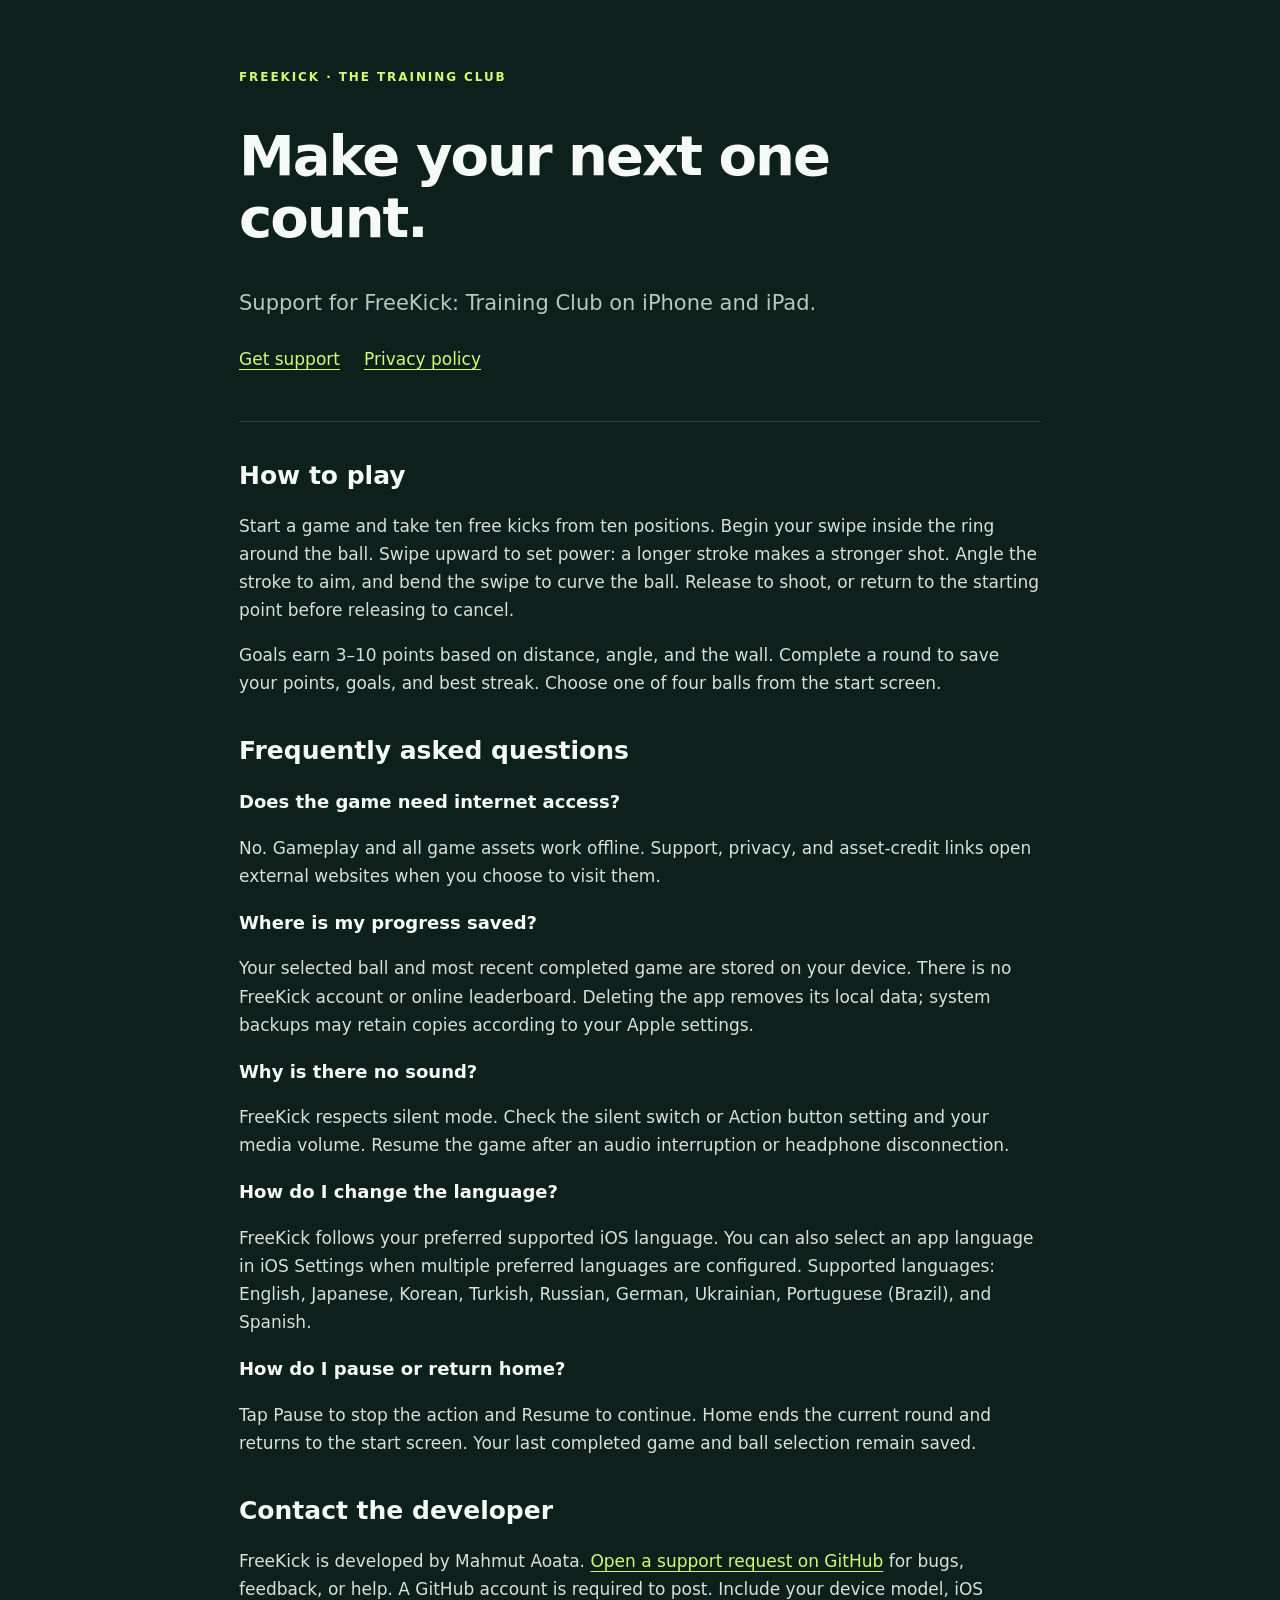
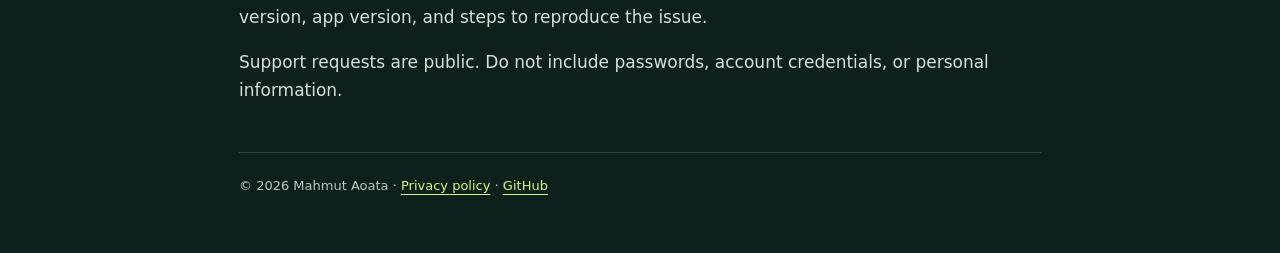
<file: index.html>
<!doctype html>
<html lang="en"><head><meta charset="utf-8"><meta name="viewport" content="width=device-width,initial-scale=1"><meta name="description" content="Help and support for FreeKick: Training Club, the offline football free-kick game for iPhone and iPad."><title>FreeKick — Support</title><link rel="stylesheet" href="style.css"></head>
<body><main><header><p class="eyebrow">FREEKICK · THE TRAINING CLUB</p><h1>Make your next one count.</h1><p class="lead">Support for FreeKick: Training Club on iPhone and iPad.</p><nav><a href="https://github.com/mdo91/freekick-support/issues/new?template=bug_report.md">Get support</a><a href="privacy.html">Privacy policy</a></nav></header>
<section><h2>How to play</h2><p>Start a game and take ten free kicks from ten positions. Begin your swipe inside the ring around the ball. Swipe upward to set power: a longer stroke makes a stronger shot. Angle the stroke to aim, and bend the swipe to curve the ball. Release to shoot, or return to the starting point before releasing to cancel.</p><p>Goals earn 3–10 points based on distance, angle, and the wall. Complete a round to save your points, goals, and best streak. Choose one of four balls from the start screen.</p></section>
<section><h2>Frequently asked questions</h2><h3>Does the game need internet access?</h3><p>No. Gameplay and all game assets work offline. Support, privacy, and asset-credit links open external websites when you choose to visit them.</p><h3>Where is my progress saved?</h3><p>Your selected ball and most recent completed game are stored on your device. There is no FreeKick account or online leaderboard. Deleting the app removes its local data; system backups may retain copies according to your Apple settings.</p><h3>Why is there no sound?</h3><p>FreeKick respects silent mode. Check the silent switch or Action button setting and your media volume. Resume the game after an audio interruption or headphone disconnection.</p><h3>How do I change the language?</h3><p>FreeKick follows your preferred supported iOS language. You can also select an app language in iOS Settings when multiple preferred languages are configured. Supported languages: English, Japanese, Korean, Turkish, Russian, German, Ukrainian, Portuguese (Brazil), and Spanish.</p><h3>How do I pause or return home?</h3><p>Tap Pause to stop the action and Resume to continue. Home ends the current round and returns to the start screen. Your last completed game and ball selection remain saved.</p></section>
<section><h2>Contact the developer</h2><p>FreeKick is developed by Mahmut Aoata. <a href="https://github.com/mdo91/freekick-support/issues/new?template=bug_report.md">Open a support request on GitHub</a> for bugs, feedback, or help. A GitHub account is required to post. Include your device model, iOS version, app version, and steps to reproduce the issue.</p><p>Support requests are public. Do not include passwords, account credentials, or personal information.</p></section>
<footer>© 2026 Mahmut Aoata · <a href="privacy.html">Privacy policy</a> · <a href="https://github.com/mdo91/freekick-support">GitHub</a></footer></main></body></html>
</file>
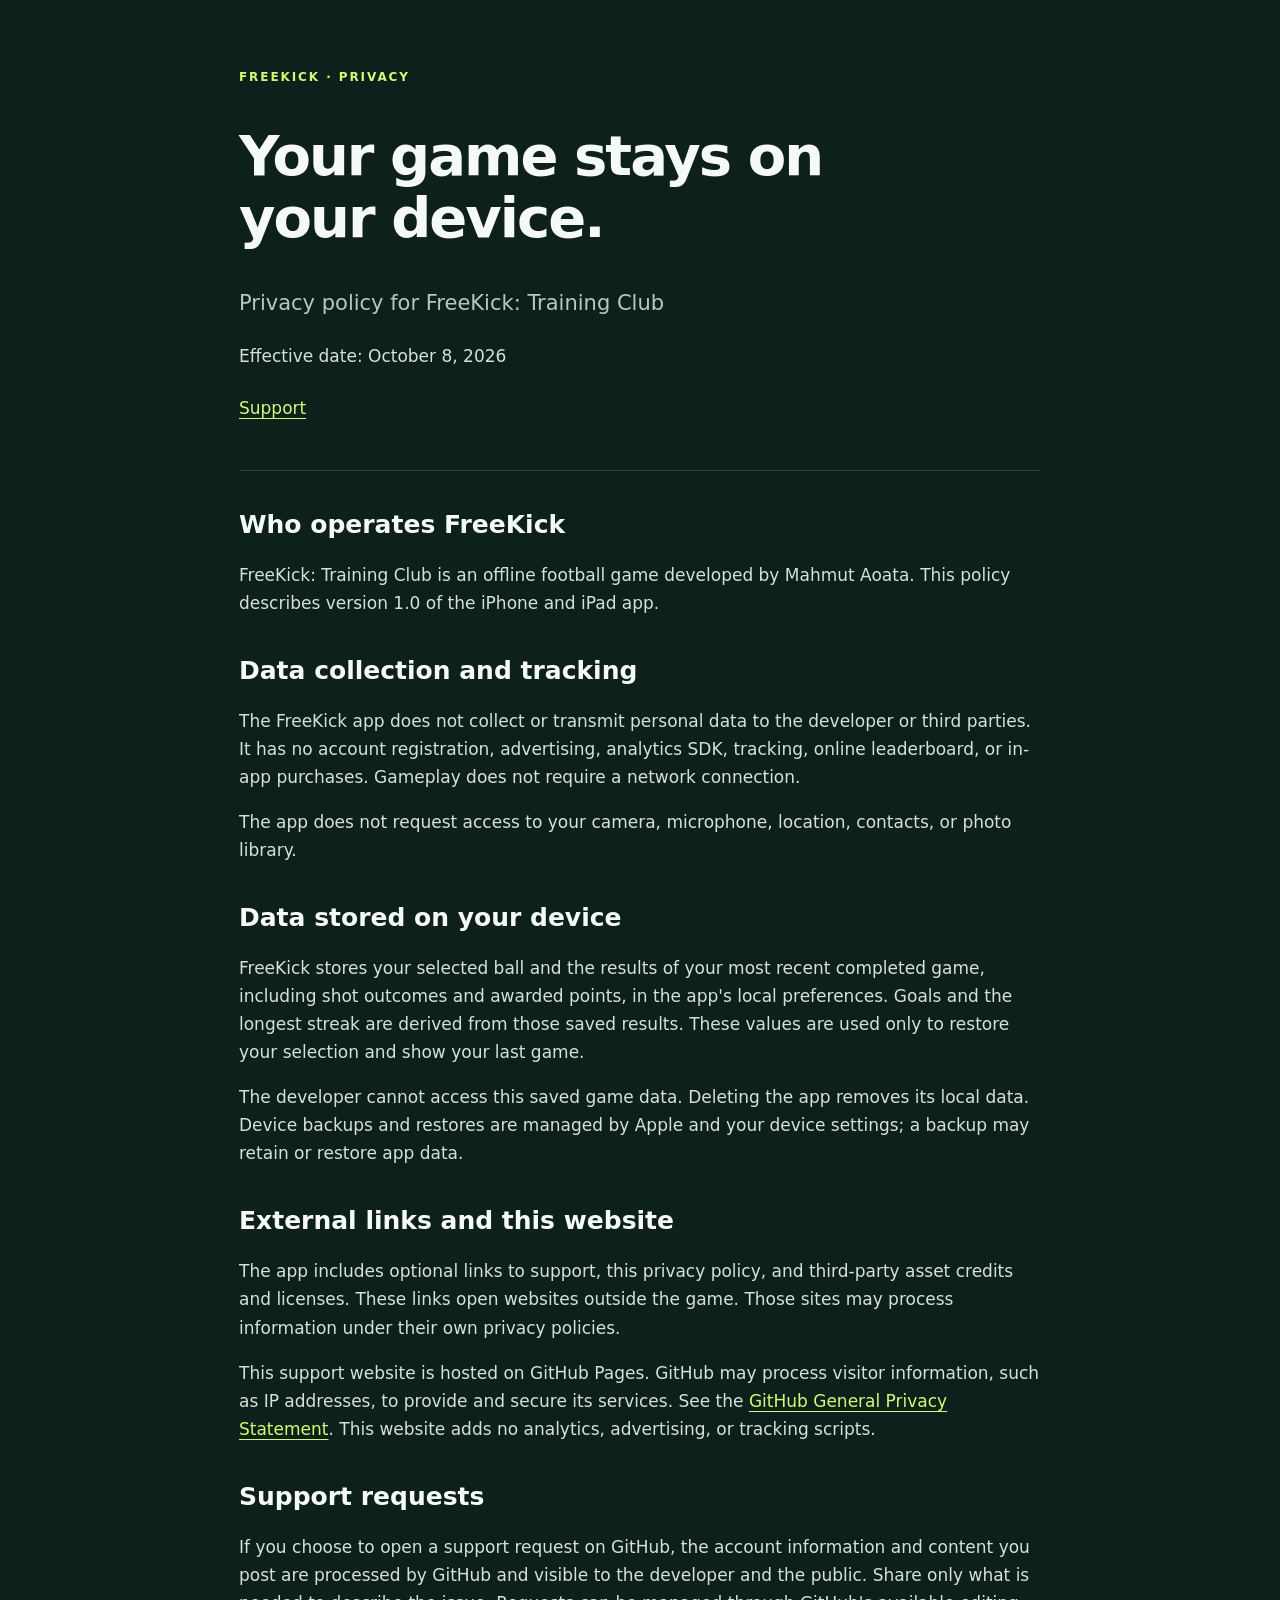
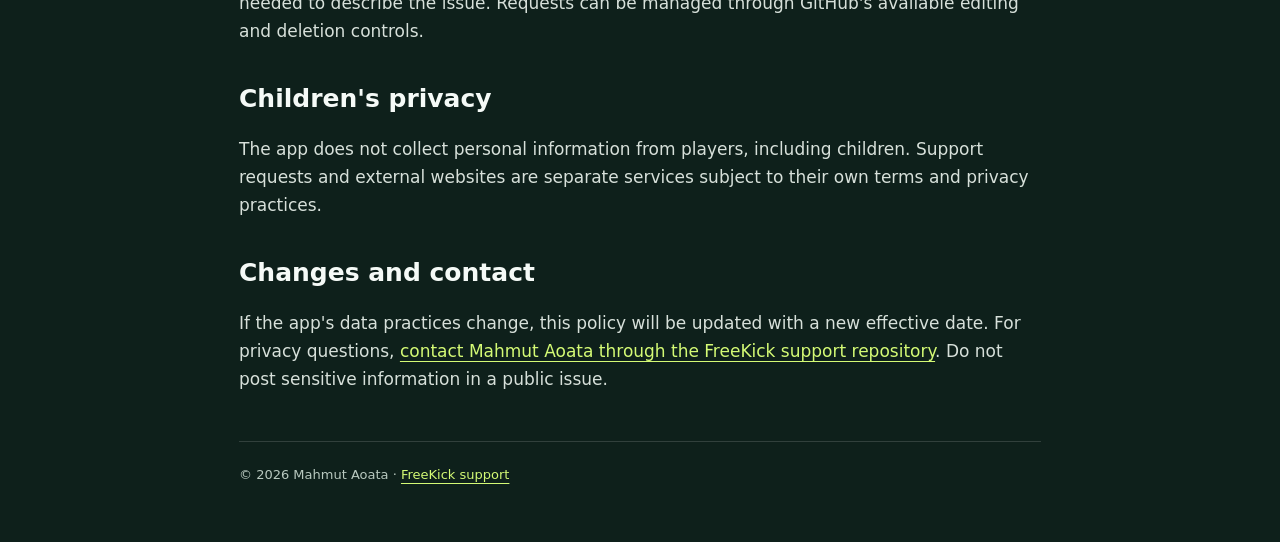
<file: privacy.html>
<!doctype html>
<html lang="en"><head><meta charset="utf-8"><meta name="viewport" content="width=device-width,initial-scale=1"><meta name="description" content="Privacy policy for FreeKick: Training Club."><title>FreeKick — Privacy Policy</title><link rel="stylesheet" href="style.css"></head>
<body><main><header><p class="eyebrow">FREEKICK · PRIVACY</p><h1>Your game stays on your device.</h1><p class="lead">Privacy policy for FreeKick: Training Club</p><p>Effective date: October 8, 2026</p><nav><a href="index.html">Support</a></nav></header>
<section><h2>Who operates FreeKick</h2><p>FreeKick: Training Club is an offline football game developed by Mahmut Aoata. This policy describes version 1.0 of the iPhone and iPad app.</p></section>
<section><h2>Data collection and tracking</h2><p>The FreeKick app does not collect or transmit personal data to the developer or third parties. It has no account registration, advertising, analytics SDK, tracking, online leaderboard, or in-app purchases. Gameplay does not require a network connection.</p><p>The app does not request access to your camera, microphone, location, contacts, or photo library.</p></section>
<section><h2>Data stored on your device</h2><p>FreeKick stores your selected ball and the results of your most recent completed game, including shot outcomes and awarded points, in the app's local preferences. Goals and the longest streak are derived from those saved results. These values are used only to restore your selection and show your last game.</p><p>The developer cannot access this saved game data. Deleting the app removes its local data. Device backups and restores are managed by Apple and your device settings; a backup may retain or restore app data.</p></section>
<section><h2>External links and this website</h2><p>The app includes optional links to support, this privacy policy, and third-party asset credits and licenses. These links open websites outside the game. Those sites may process information under their own privacy policies.</p><p>This support website is hosted on GitHub Pages. GitHub may process visitor information, such as IP addresses, to provide and secure its services. See the <a href="https://docs.github.com/en/site-policy/privacy-policies/github-general-privacy-statement">GitHub General Privacy Statement</a>. This website adds no analytics, advertising, or tracking scripts.</p></section>
<section><h2>Support requests</h2><p>If you choose to open a support request on GitHub, the account information and content you post are processed by GitHub and visible to the developer and the public. Share only what is needed to describe the issue. Requests can be managed through GitHub's available editing and deletion controls.</p></section>
<section><h2>Children's privacy</h2><p>The app does not collect personal information from players, including children. Support requests and external websites are separate services subject to their own terms and privacy practices.</p></section>
<section><h2>Changes and contact</h2><p>If the app's data practices change, this policy will be updated with a new effective date. For privacy questions, <a href="https://github.com/mdo91/freekick-support/issues/new">contact Mahmut Aoata through the FreeKick support repository</a>. Do not post sensitive information in a public issue.</p></section>
<footer>© 2026 Mahmut Aoata · <a href="index.html">FreeKick support</a></footer></main></body></html>
</file>
<file: style.css>
:root{color-scheme:dark;--ink:#0e201b;--lime:#d4fa75;--muted:#b8c8bf}*{box-sizing:border-box}body{margin:0;background:var(--ink);color:#f5faf7;font:17px/1.65 system-ui,-apple-system,BlinkMacSystemFont,sans-serif}main{max-width:850px;margin:auto;padding:56px 24px}header{padding-bottom:24px;border-bottom:1px solid #ffffff25}.eyebrow{color:var(--lime);font-size:12px;font-weight:750;letter-spacing:.16em}h1{font-size:clamp(34px,6vw,56px);line-height:1.1;letter-spacing:-.035em;max-width:700px}h2{font-size:25px;line-height:1.25;margin-top:38px}h3{font-size:18px;margin-bottom:4px}.lead{font-size:21px;color:var(--muted)}p{color:#d7e0da}a{color:var(--lime);text-underline-offset:4px}a:focus-visible{outline:2px solid var(--lime);outline-offset:5px}nav{display:flex;gap:24px;flex-wrap:wrap;margin:24px 0}footer{border-top:1px solid #ffffff25;margin-top:48px;padding-top:22px;font-size:13px;color:var(--muted)}
</file>
